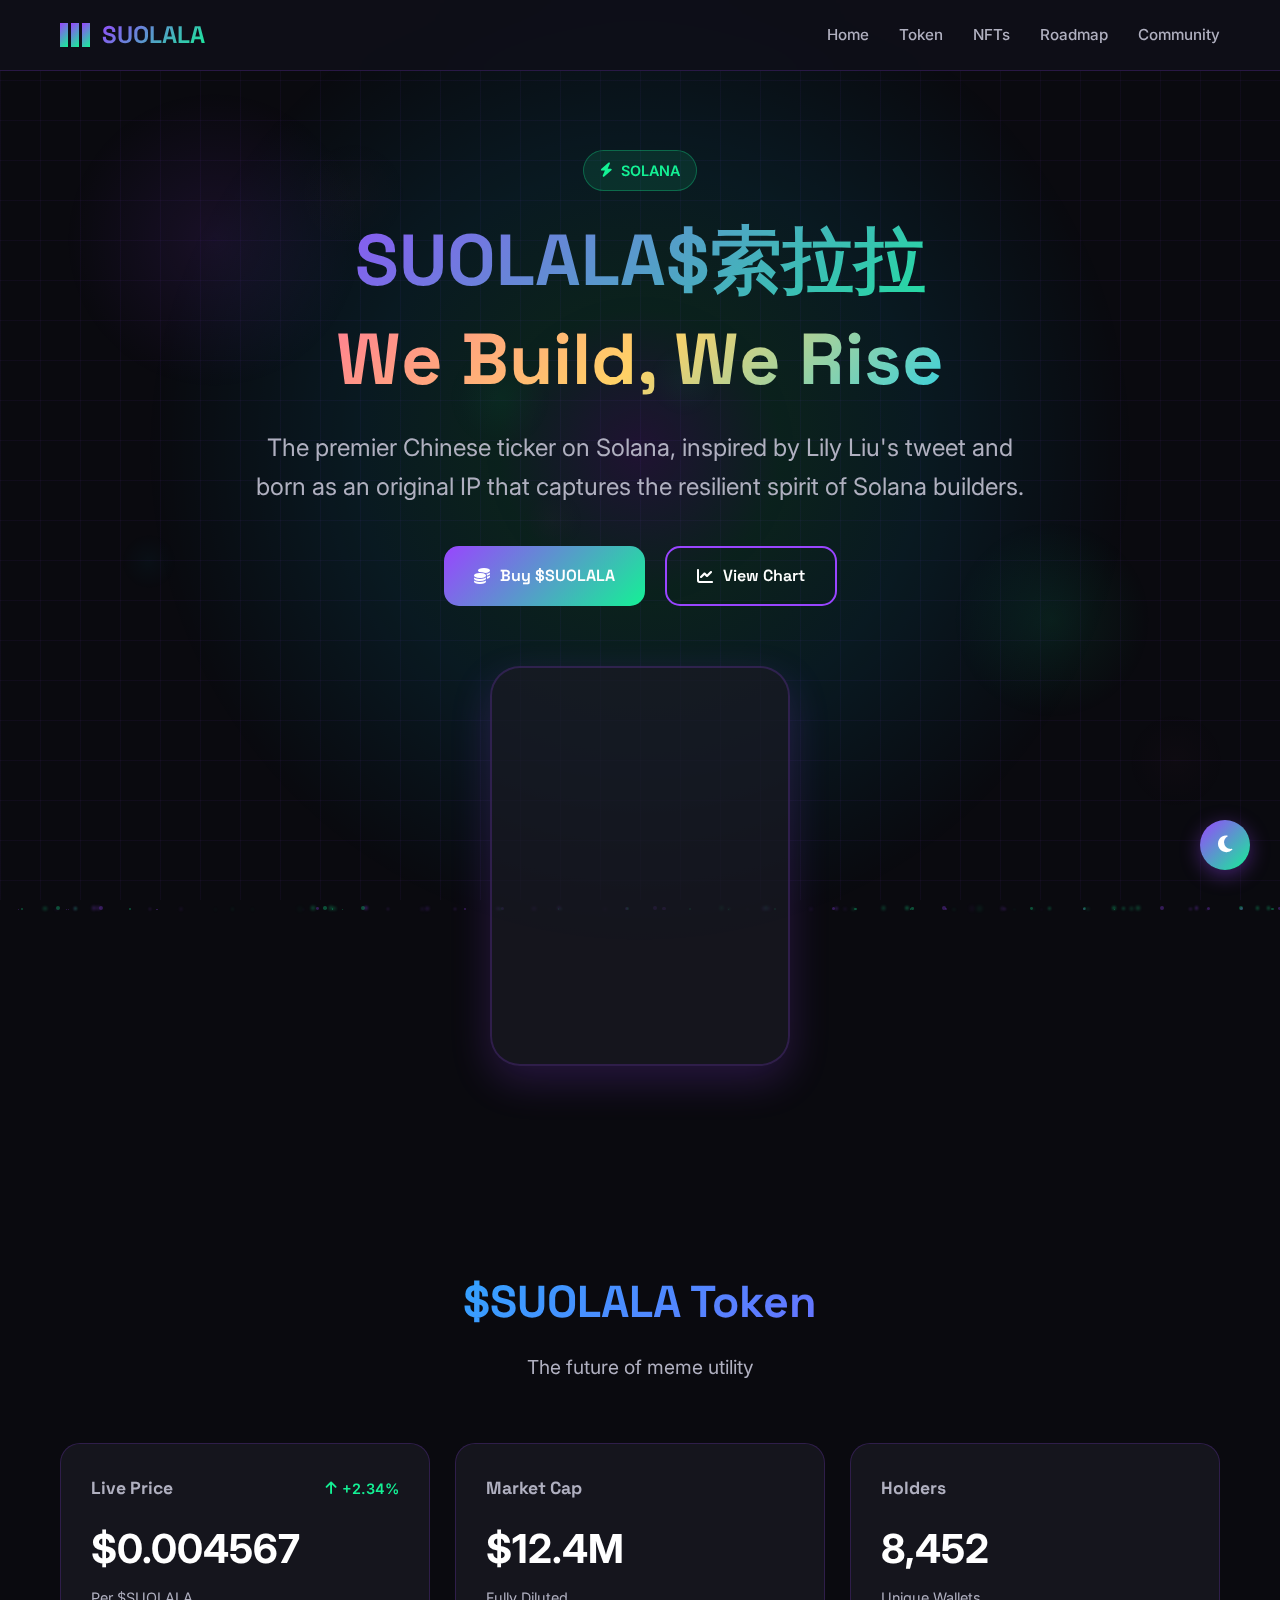
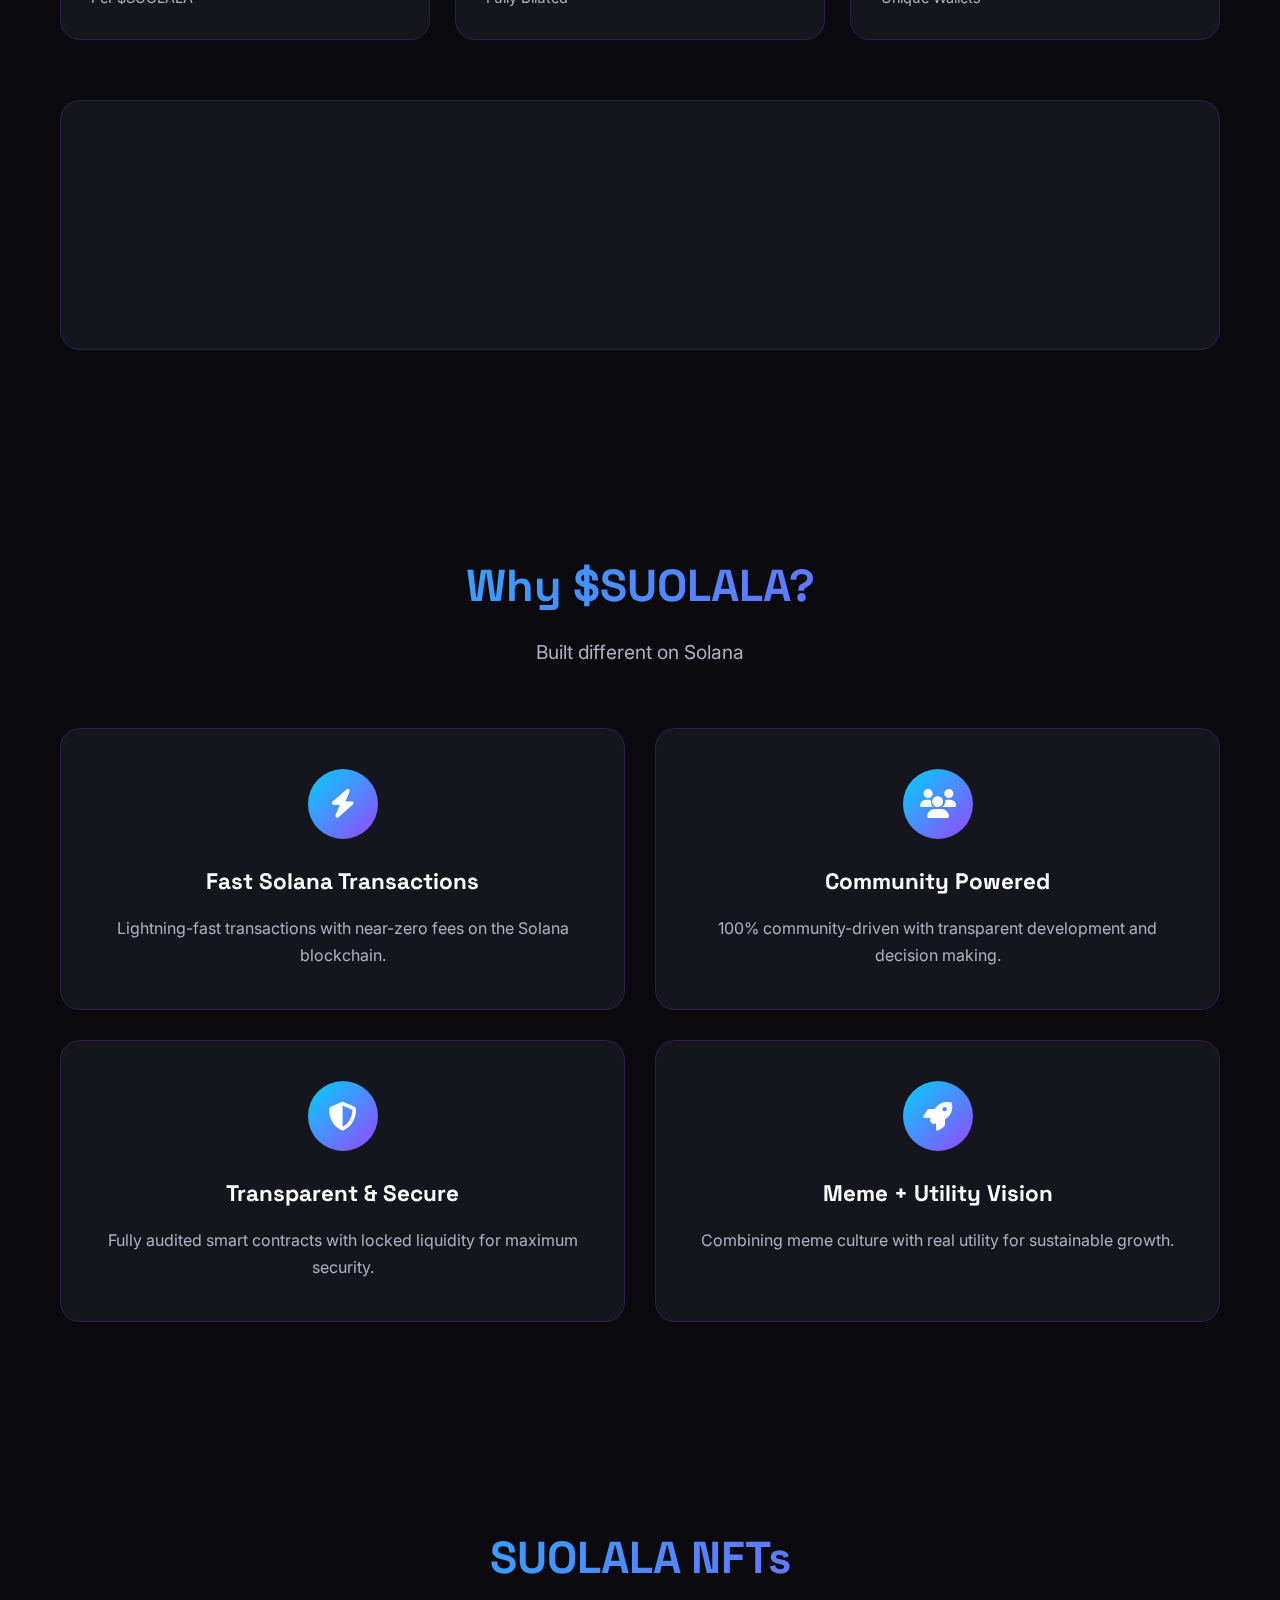
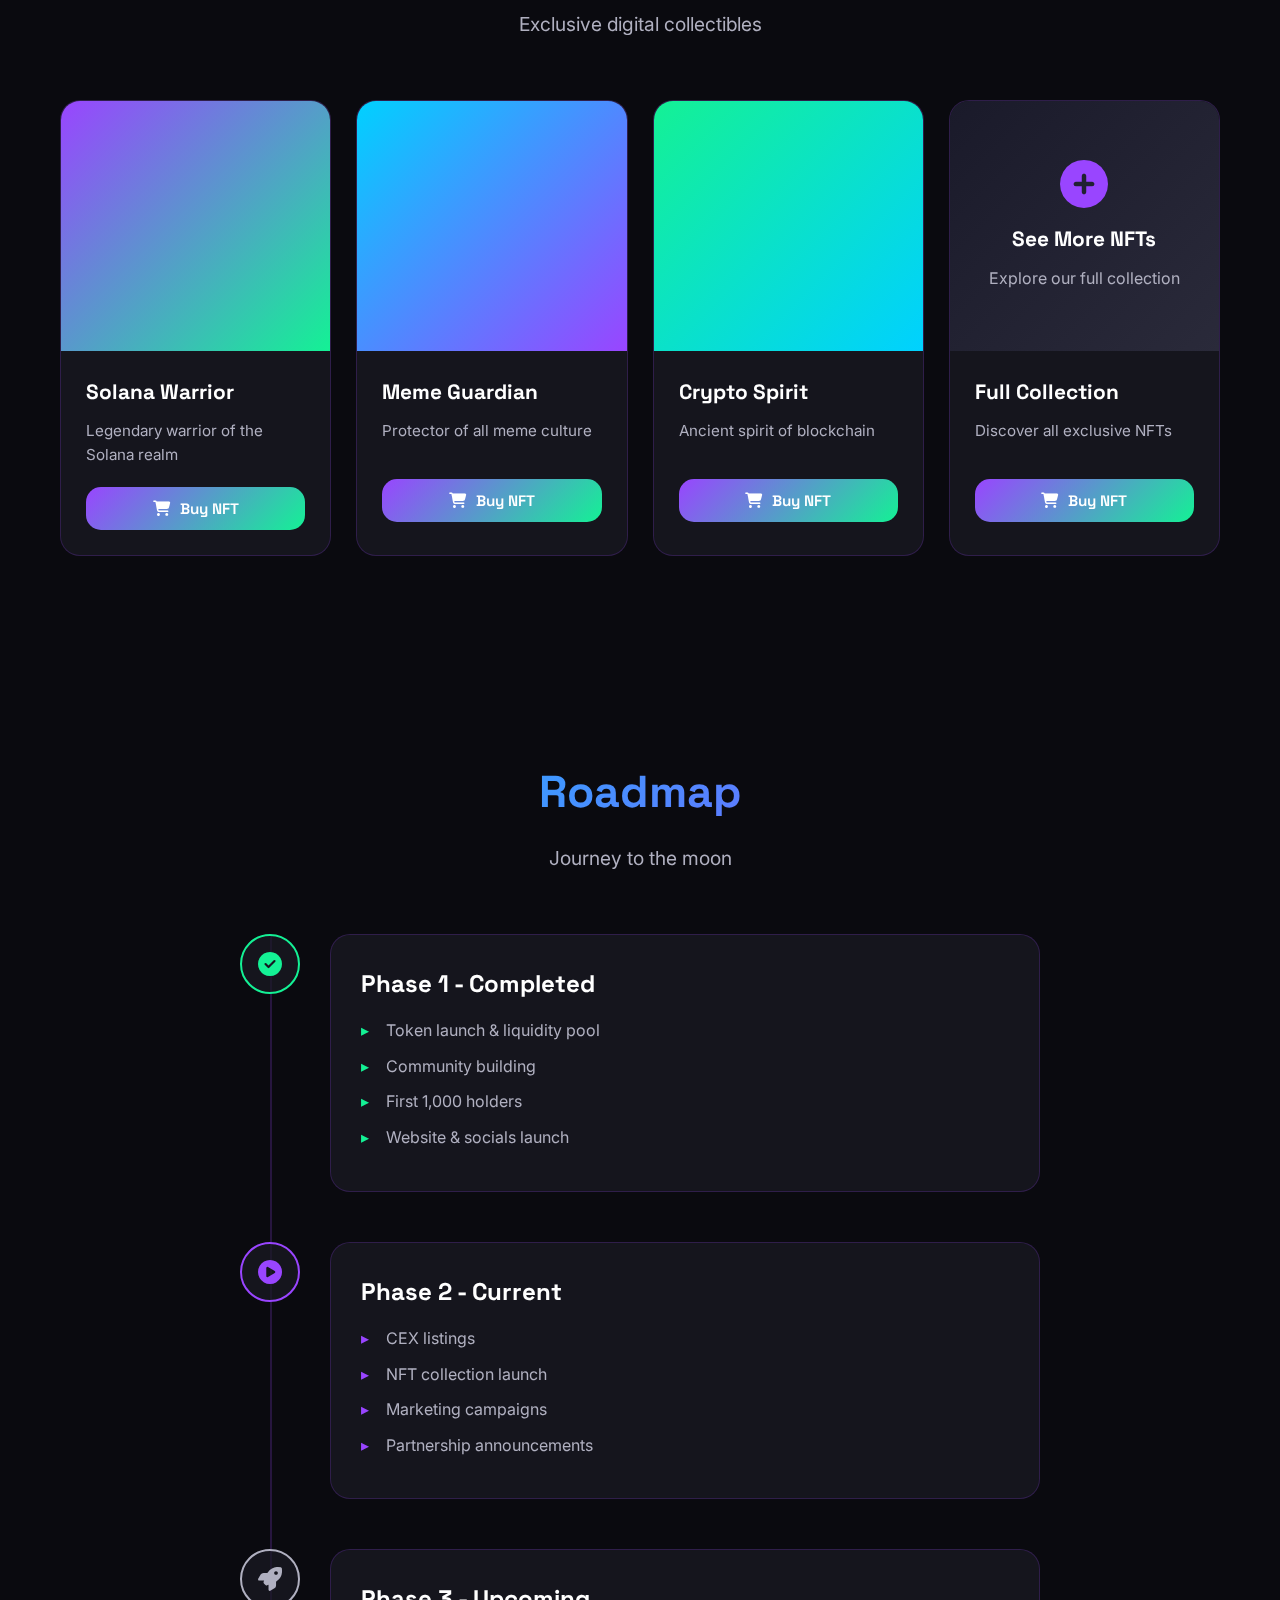
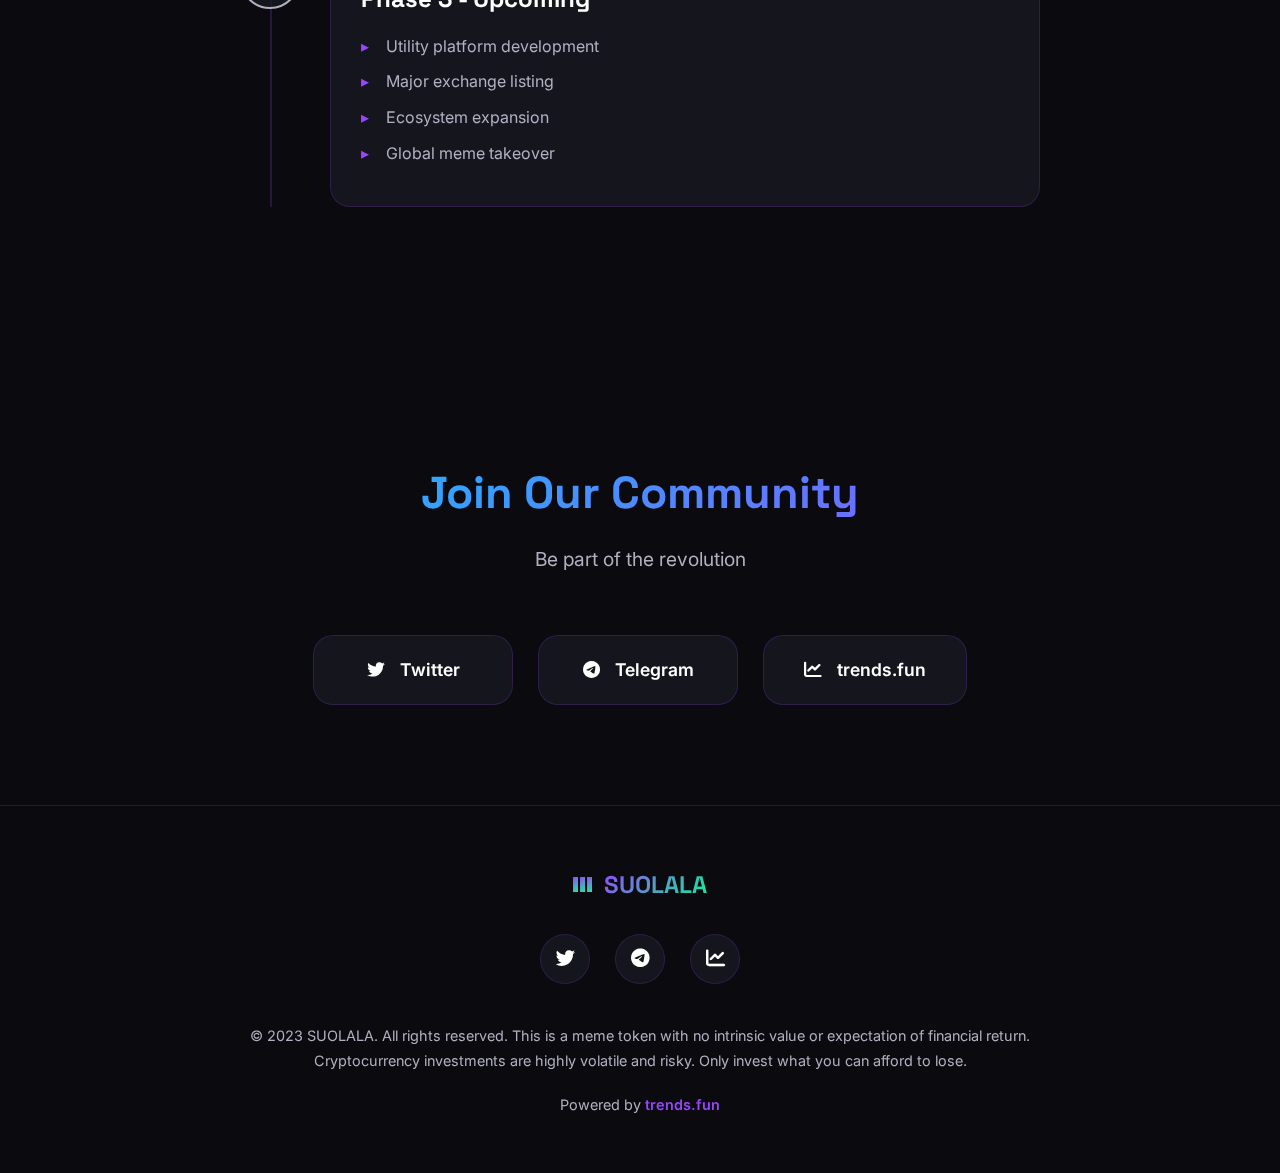
<file: index.html>
<!DOCTYPE html>
<html lang="en">
<head>
    <meta charset="UTF-8">
    <meta name="viewport" content="width=device-width, initial-scale=1.0">
    <title>SUOLALA - The Solana Meme Revolution</title>
    <link rel="stylesheet" href="style.css">
    <link rel="stylesheet" href="https://cdnjs.cloudflare.com/ajax/libs/font-awesome/6.4.0/css/all.min.css">
    <link rel="preconnect" href="https://fonts.googleapis.com">
    <link rel="preconnect" href="https://fonts.gstatic.com" crossorigin>
    <link href="https://fonts.googleapis.com/css2?family=Space+Grotesk:wght@300;400;500;600;700&family=Inter:wght@300;400;500;600;700&display=swap" rel="stylesheet">
</head>
<body>
    <!-- Background Animation Elements -->
    <div class="bg-grid"></div>
    <div class="bg-glow"></div>
    <div class="floating-shapes"></div>
    <div class="particles-container"></div>
    
    <!-- Navigation -->
    <nav class="navbar">
        <div class="nav-container">
            <div class="nav-logo">
                <div class="solana-logo">
                    <div class="solana-inner"></div>
                    <div class="solana-inner"></div>
                    <div class="solana-inner"></div>
                </div>
                <span class="logo-text">SUOLALA</span>
            </div>
            
            <div class="nav-menu desktop-menu">
                <a href="#home" class="nav-link">Home</a>
                <a href="#token" class="nav-link">Token</a>
                <a href="#nfts" class="nav-link">NFTs</a>
                <a href="#roadmap" class="nav-link">Roadmap</a>
                <a href="#community" class="nav-link">Community</a>
            </div>
            
            <button class="mobile-menu-btn" id="mobileMenuBtn">
                <i class="fas fa-bars"></i>
            </button>
        </div>
    </nav>

    <!-- Mobile Menu -->
    <div class="mobile-menu-overlay" id="mobileMenuOverlay">
        <div class="mobile-menu-container">
            <button class="mobile-menu-close" id="mobileMenuClose">
                <i class="fas fa-times"></i>
            </button>
            <div class="mobile-menu-content">
                <a href="#home" class="mobile-nav-link" data-section="home">Home</a>
                <a href="#token" class="mobile-nav-link" data-section="token">Token</a>
                <a href="#nfts" class="mobile-nav-link" data-section="nfts">NFTs</a>
                <a href="#roadmap" class="mobile-nav-link" data-section="roadmap">Roadmap</a>
                <a href="#community" class="mobile-nav-link" data-section="community">Community</a>
                <div class="mobile-social">
                    <a href="https://twitter.com" target="_blank" class="mobile-social-btn">
                        <i class="fab fa-twitter"></i> Twitter
                    </a>
                    <a href="https://telegram.org" target="_blank" class="mobile-social-btn">
                        <i class="fab fa-telegram"></i> Telegram
                    </a>
                    <a href="https://trends.fun" target="_blank" class="mobile-social-btn">
                        <i class="fas fa-chart-line"></i> trends.fun
                    </a>
                </div>
            </div>
        </div>
    </div>

    <!-- Hero Section -->
    <section class="hero-section" id="home">
        <div class="container">
            <div class="hero-content">
                <div class="badge">
                    <i class="fas fa-bolt"></i>
                    <span>SOLANA</span>
                </div>
                <h1 class="hero-title">SUOLALA$索拉拉</h1>
                <h1 class="hero-title build-rise">We Build, We Rise</h1>
                <p class="hero-subtitle">The premier Chinese ticker on Solana, inspired by Lily Liu's tweet and born as an original IP that captures the resilient spirit of Solana builders.</p>
                <div class="hero-buttons">
                    <a href="#" class="btn btn-primary">
                        <i class="fas fa-coins"></i> Buy $SUOLALA
                    </a>
                    <a href="#" class="btn btn-secondary">
                        <i class="fas fa-chart-line"></i> View Chart
                    </a>
                </div>
            </div>
            <div class="hero-girl"></div>
        </div>
    </section>

    <!-- Token Section -->
    <section class="token-section" id="token">
        <div class="container">
            <div class="section-header">
                <h2 class="section-title">$SUOLALA Token</h2>
                <p class="section-subtitle">The future of meme utility</p>
            </div>
            
            <div class="token-stats">
                <div class="token-stat-card">
                    <div class="stat-header">
                        <h3>Live Price</h3>
                        <div class="price-change positive">
                            <i class="fas fa-arrow-up"></i>
                            <span id="priceChange">+2.34%</span>
                        </div>
                    </div>
                    <div class="stat-value" id="livePrice">$0.004567</div>
                    <div class="stat-subtext">Per $SUOLALA</div>
                </div>
                
                <div class="token-stat-card">
                    <div class="stat-header">
                        <h3>Market Cap</h3>
                    </div>
                    <div class="stat-value">$12.4M</div>
                    <div class="stat-subtext">Fully Diluted</div>
                </div>
                
                <div class="token-stat-card">
                    <div class="stat-header">
                        <h3>Holders</h3>
                    </div>
                    <div class="stat-value">8,452</div>
                    <div class="stat-subtext">Unique Wallets</div>
                </div>
            </div>
            
            <div class="chart-container">
                <canvas id="priceChart"></canvas>
            </div>
        </div>
    </section>

    <!-- Features Section -->
    <section class="features-section">
        <div class="container">
            <div class="section-header">
                <h2 class="section-title">Why $SUOLALA?</h2>
                <p class="section-subtitle">Built different on Solana</p>
            </div>
            
            <div class="features-grid">
                <div class="feature-card">
                    <div class="feature-icon">
                        <i class="fas fa-bolt"></i>
                    </div>
                    <h3 class="feature-title">Fast Solana Transactions</h3>
                    <p class="feature-text">Lightning-fast transactions with near-zero fees on the Solana blockchain.</p>
                </div>
                
                <div class="feature-card">
                    <div class="feature-icon">
                        <i class="fas fa-users"></i>
                    </div>
                    <h3 class="feature-title">Community Powered</h3>
                    <p class="feature-text">100% community-driven with transparent development and decision making.</p>
                </div>
                
                <div class="feature-card">
                    <div class="feature-icon">
                        <i class="fas fa-shield-alt"></i>
                    </div>
                    <h3 class="feature-title">Transparent & Secure</h3>
                    <p class="feature-text">Fully audited smart contracts with locked liquidity for maximum security.</p>
                </div>
                
                <div class="feature-card">
                    <div class="feature-icon">
                        <i class="fas fa-rocket"></i>
                    </div>
                    <h3 class="feature-title">Meme + Utility Vision</h3>
                    <p class="feature-text">Combining meme culture with real utility for sustainable growth.</p>
                </div>
            </div>
        </div>
    </section>

    <!-- NFTs Section -->
    <section class="nfts-section" id="nfts">
        <div class="container">
            <div class="section-header">
                <h2 class="section-title">SUOLALA NFTs</h2>
                <p class="section-subtitle">Exclusive digital collectibles</p>
            </div>
            
            <div class="nfts-grid">
                <div class="nft-card">
                    <div class="nft-placeholder nft-1"></div>
                    <div class="nft-info">
                        <h3 class="nft-name">Solana Warrior</h3>
                        <p class="nft-desc">Legendary warrior of the Solana realm</p>
                        <button class="btn btn-nft">
                            <i class="fas fa-shopping-cart"></i> Buy NFT
                        </button>
                    </div>
                </div>
                
                <div class="nft-card">
                    <div class="nft-placeholder nft-2"></div>
                    <div class="nft-info">
                        <h3 class="nft-name">Meme Guardian</h3>
                        <p class="nft-desc">Protector of all meme culture</p>
                        <button class="btn btn-nft">
                            <i class="fas fa-shopping-cart"></i> Buy NFT
                        </button>
                    </div>
                </div>
                
                <div class="nft-card">
                    <div class="nft-placeholder nft-3"></div>
                    <div class="nft-info">
                        <h3 class="nft-name">Crypto Spirit</h3>
                        <p class="nft-desc">Ancient spirit of blockchain</p>
                        <button class="btn btn-nft">
                            <i class="fas fa-shopping-cart"></i> Buy NFT
                        </button>
                    </div>
                </div>
                
                <div class="nft-card see-more">
                    <div class="nft-placeholder nft-4">
                        <div class="see-more-content">
                            <i class="fas fa-plus-circle"></i>
                            <h3>See More NFTs</h3>
                            <p>Explore our full collection</p>
                        </div>
                    </div>
                    <div class="nft-info">
                        <h3 class="nft-name">Full Collection</h3>
                        <p class="nft-desc">Discover all exclusive NFTs</p>
                        <button class="btn btn-nft">
                            <i class="fas fa-shopping-cart"></i> Buy NFT
                        </button>
                    </div>
                </div>
            </div>
        </div>
    </section>

    <!-- Roadmap Section -->
    <section class="roadmap-section" id="roadmap">
        <div class="container">
            <div class="section-header">
                <h2 class="section-title">Roadmap</h2>
                <p class="section-subtitle">Journey to the moon</p>
            </div>
            
            <div class="roadmap-timeline">
                <div class="roadmap-phase phase-completed">
                    <div class="phase-marker">
                        <i class="fas fa-check-circle"></i>
                    </div>
                    <div class="phase-content">
                        <h3 class="phase-title">Phase 1 - Completed</h3>
                        <ul class="phase-list">
                            <li>Token launch & liquidity pool</li>
                            <li>Community building</li>
                            <li>First 1,000 holders</li>
                            <li>Website & socials launch</li>
                        </ul>
                    </div>
                </div>
                
                <div class="roadmap-phase phase-current">
                    <div class="phase-marker">
                        <i class="fas fa-play-circle"></i>
                    </div>
                    <div class="phase-content">
                        <h3 class="phase-title">Phase 2 - Current</h3>
                        <ul class="phase-list">
                            <li>CEX listings</li>
                            <li>NFT collection launch</li>
                            <li>Marketing campaigns</li>
                            <li>Partnership announcements</li>
                        </ul>
                    </div>
                </div>
                
                <div class="roadmap-phase phase-upcoming">
                    <div class="phase-marker">
                        <i class="fas fa-rocket"></i>
                    </div>
                    <div class="phase-content">
                        <h3 class="phase-title">Phase 3 - Upcoming</h3>
                        <ul class="phase-list">
                            <li>Utility platform development</li>
                            <li>Major exchange listing</li>
                            <li>Ecosystem expansion</li>
                            <li>Global meme takeover</li>
                        </ul>
                    </div>
                </div>
            </div>
        </div>
    </section>

    <!-- Community Section -->
    <section class="community-section" id="community">
        <div class="container">
            <div class="section-header">
                <h2 class="section-title">Join Our Community</h2>
                <p class="section-subtitle">Be part of the revolution</p>
            </div>
            
            <div class="community-buttons">
                <a href="https://twitter.com" target="_blank" class="community-btn twitter-btn">
                    <i class="fab fa-twitter"></i>
                    <span>Twitter</span>
                </a>
                <a href="https://telegram.org" target="_blank" class="community-btn telegram-btn">
                    <i class="fab fa-telegram"></i>
                    <span>Telegram</span>
                </a>
                <a href="https://trends.fun" target="_blank" class="community-btn trends-btn">
                    <i class="fas fa-chart-line"></i>
                    <span>trends.fun</span>
                </a>
            </div>
        </div>
    </section>

    <!-- Footer -->
    <footer class="footer">
        <div class="container">
            <div class="footer-content">
                <div class="footer-logo">
                    <div class="solana-logo small">
                        <div class="solana-inner"></div>
                        <div class="solana-inner"></div>
                        <div class="solana-inner"></div>
                    </div>
                    <span class="logo-text">SUOLALA</span>
                </div>
                
                <div class="footer-links">
                    <a href="https://twitter.com" target="_blank" class="footer-social">
                        <i class="fab fa-twitter"></i>
                    </a>
                    <a href="https://telegram.org" target="_blank" class="footer-social">
                        <i class="fab fa-telegram"></i>
                    </a>
                    <a href="https://trends.fun" target="_blank" class="footer-social">
                        <i class="fas fa-chart-line"></i>
                    </a>
                </div>
                
                <div class="footer-disclaimer">
                    <p>© 2023 SUOLALA. All rights reserved. This is a meme token with no intrinsic value or expectation of financial return. Cryptocurrency investments are highly volatile and risky. Only invest what you can afford to lose.</p>
                    <p class="trends-link">
                        Powered by <a href="https://trends.fun" target="_blank">trends.fun</a>
                    </p>
                </div>
            </div>
        </div>
    </footer>

    <script src="script.js"></script>
</body>
</html>
</file>
<file: style.css>
/* Reset & Base Styles */
* {
    margin: 0;
    padding: 0;
    box-sizing: border-box;
}

:root {
    --primary-color: #9945FF;
    --secondary-color: #14F195;
    --accent-color: #00D1FF;
    --build-rise-color: #FF6B9D;
    --build-rise-gradient: linear-gradient(135deg, #FF6B9D 0%, #FFD166 50%, #00D1FF 100%);
    --dark-bg: #0A0A0F;
    --darker-bg: #050508;
    --card-bg: rgba(25, 25, 35, 0.7);
    --text-primary: #FFFFFF;
    --text-secondary: #B0B0C0;
    --glass-border: rgba(153, 69, 255, 0.2);
    --glass-bg: rgba(15, 15, 25, 0.8);
    --success: #14F195;
    --warning: #FF6B6B;
    --gradient-primary: linear-gradient(135deg, #9945FF 0%, #14F195 100%);
    --gradient-secondary: linear-gradient(135deg, #00D1FF 0%, #9945FF 100%);
}

body {
    font-family: 'Inter', sans-serif;
    background-color: var(--dark-bg);
    color: var(--text-primary);
    overflow-x: hidden;
    line-height: 1.6;
}

h1, h2, h3, h4, h5, h6 {
    font-family: 'Space Grotesk', sans-serif;
    font-weight: 700;
}

.container {
    width: 100%;
    max-width: 1200px;
    margin: 0 auto;
    padding: 0 20px;
}

/* Enhanced Background Animations */
.bg-grid {
    position: fixed;
    top: 0;
    left: 0;
    width: 100%;
    height: 100%;
    background-image: 
        linear-gradient(rgba(153, 69, 255, 0.05) 1px, transparent 1px),
        linear-gradient(90deg, rgba(153, 69, 255, 0.05) 1px, transparent 1px);
    background-size: 40px 40px;
    z-index: -2;
    animation: gridMove 20s linear infinite;
}

.bg-glow {
    position: fixed;
    top: 50%;
    left: 50%;
    width: 1000px;
    height: 1000px;
    background: radial-gradient(circle, 
        rgba(153, 69, 255, 0.15) 0%, 
        rgba(20, 241, 149, 0.1) 20%, 
        rgba(0, 209, 255, 0.08) 40%,
        transparent 70%);
    transform: translate(-50%, -50%);
    z-index: -1;
    animation: glowPulse 8s ease-in-out infinite, glowRotate 60s linear infinite;
}

.floating-shapes {
    position: fixed;
    top: 0;
    left: 0;
    width: 100%;
    height: 100%;
    z-index: -2;
    pointer-events: none;
    overflow: hidden;
}

.floating-shapes::before,
.floating-shapes::after,
.floating-shapes .shape-1,
.floating-shapes .shape-2,
.floating-shapes .shape-3,
.floating-shapes .shape-4 {
    content: '';
    position: absolute;
    border-radius: 50%;
    background: radial-gradient(circle, rgba(153, 69, 255, 0.1), transparent 70%);
    animation: float 25s infinite linear;
}

.floating-shapes::before {
    width: 300px;
    height: 300px;
    top: 10%;
    left: 5%;
    animation-delay: 0s;
    animation-duration: 35s;
}

.floating-shapes::after {
    width: 200px;
    height: 200px;
    bottom: 20%;
    right: 10%;
    animation-delay: -10s;
    animation-duration: 30s;
    background: radial-gradient(circle, rgba(20, 241, 149, 0.08), transparent 70%);
}

.floating-shapes .shape-1 {
    width: 150px;
    height: 150px;
    top: 60%;
    left: 15%;
    animation-delay: -5s;
    animation-duration: 40s;
    background: radial-gradient(circle, rgba(0, 209, 255, 0.06), transparent 70%);
}

.floating-shapes .shape-2 {
    width: 250px;
    height: 250px;
    top: 20%;
    right: 15%;
    animation-delay: -15s;
    animation-duration: 45s;
    background: radial-gradient(circle, rgba(255, 107, 157, 0.05), transparent 70%);
}

.particles-container {
    position: fixed;
    top: 0;
    left: 0;
    width: 100%;
    height: 100%;
    z-index: -2;
    pointer-events: none;
}

@keyframes gridMove {
    0% {
        transform: translate(0, 0);
    }
    100% {
        transform: translate(20px, 20px);
    }
}

@keyframes glowPulse {
    0%, 100% {
        opacity: 0.5;
        transform: translate(-50%, -50%) scale(1);
    }
    50% {
        opacity: 0.8;
        transform: translate(-50%, -50%) scale(1.1);
    }
}

@keyframes glowRotate {
    0% {
        transform: translate(-50%, -50%) rotate(0deg);
    }
    100% {
        transform: translate(-50%, -50%) rotate(360deg);
    }
}

@keyframes float {
    0%, 100% {
        transform: translate(0, 0) rotate(0deg);
    }
    25% {
        transform: translate(100px, 50px) rotate(90deg);
    }
    50% {
        transform: translate(50px, 100px) rotate(180deg);
    }
    75% {
        transform: translate(-50px, 50px) rotate(270deg);
    }
}

@keyframes particleMove {
    0% {
        transform: translateY(0) translateX(0);
        opacity: 0;
    }
    10% {
        opacity: 1;
    }
    90% {
        opacity: 1;
    }
    100% {
        transform: translateY(-100vh) translateX(var(--move-x, 0));
        opacity: 0;
    }
}

@keyframes twinkle {
    0%, 100% {
        opacity: 0.2;
    }
    50% {
        opacity: 1;
    }
}

/* Navigation */
.navbar {
    position: fixed;
    top: 0;
    left: 0;
    width: 100%;
    background: var(--glass-bg);
    backdrop-filter: blur(20px);
    border-bottom: 1px solid var(--glass-border);
    z-index: 1000;
    padding: 15px 0;
}

.nav-container {
    display: flex;
    justify-content: space-between;
    align-items: center;
    max-width: 1200px;
    margin: 0 auto;
    padding: 0 20px;
}

.nav-logo {
    display: flex;
    align-items: center;
    gap: 12px;
}

.solana-logo {
    display: flex;
    gap: 3px;
}

.solana-logo.small {
    gap: 2px;
}

.solana-inner {
    width: 8px;
    height: 24px;
    background: var(--gradient-primary);
    animation: solanaPulse 2s ease-in-out infinite;
}

.solana-logo.small .solana-inner {
    width: 5px;
    height: 15px;
}

.solana-inner:nth-child(2) {
    animation-delay: 0.2s;
}

.solana-inner:nth-child(3) {
    animation-delay: 0.4s;
}

@keyframes solanaPulse {
    0%, 100% {
        opacity: 0.7;
        transform: scaleY(1);
    }
    50% {
        opacity: 1;
        transform: scaleY(1.3);
    }
}

.logo-text {
    font-family: 'Space Grotesk', sans-serif;
    font-weight: 700;
    font-size: 1.5rem;
    background: var(--gradient-primary);
    -webkit-background-clip: text;
    background-clip: text;
    color: transparent;
}

.desktop-menu {
    display: flex;
    gap: 30px;
}

.nav-link {
    color: var(--text-secondary);
    text-decoration: none;
    font-weight: 500;
    font-size: 0.95rem;
    padding: 8px 0;
    position: relative;
    transition: color 0.3s ease;
}

.nav-link:hover {
    color: var(--text-primary);
}

.nav-link::after {
    content: '';
    position: absolute;
    bottom: 0;
    left: 0;
    width: 0;
    height: 2px;
    background: var(--gradient-primary);
    transition: width 0.3s ease;
}

.nav-link:hover::after {
    width: 100%;
}

.mobile-menu-btn {
    display: none;
    background: transparent;
    border: none;
    color: var(--text-primary);
    font-size: 1.5rem;
    cursor: pointer;
    padding: 5px;
}

/* Mobile Menu */
.mobile-menu-overlay {
    position: fixed;
    top: 0;
    left: 0;
    width: 100%;
    height: 100%;
    background: rgba(5, 5, 8, 0.95);
    backdrop-filter: blur(20px);
    z-index: 2000;
    display: none;
    opacity: 0;
    transition: opacity 0.3s ease;
}

.mobile-menu-container {
    position: absolute;
    bottom: 0;
    left: 0;
    width: 100%;
    background: var(--darker-bg);
    border-top: 1px solid var(--glass-border);
    border-radius: 30px 30px 0 0;
    padding: 30px 20px;
    transform: translateY(100%);
    transition: transform 0.4s ease;
}

.mobile-menu-close {
    position: absolute;
    top: 20px;
    right: 20px;
    background: transparent;
    border: none;
    color: var(--text-primary);
    font-size: 1.5rem;
    cursor: pointer;
}

.mobile-menu-content {
    display: flex;
    flex-direction: column;
    gap: 20px;
    margin-top: 40px;
}

.mobile-nav-link {
    color: var(--text-primary);
    text-decoration: none;
    font-size: 1.2rem;
    padding: 15px 20px;
    background: var(--card-bg);
    border-radius: 15px;
    border: 1px solid var(--glass-border);
    transition: all 0.3s ease;
}

.mobile-nav-link:hover {
    background: rgba(153, 69, 255, 0.2);
    transform: translateX(10px);
}

.mobile-social {
    display: flex;
    flex-direction: column;
    gap: 15px;
    margin-top: 30px;
}

.mobile-social-btn {
    display: flex;
    align-items: center;
    gap: 15px;
    color: var(--text-primary);
    text-decoration: none;
    padding: 15px 20px;
    background: var(--card-bg);
    border-radius: 15px;
    border: 1px solid var(--glass-border);
    transition: all 0.3s ease;
}

.mobile-social-btn:hover {
    background: rgba(153, 69, 255, 0.2);
    transform: translateX(10px);
}

.mobile-social-btn i {
    font-size: 1.2rem;
}

/* Hero Section - Updated with GIF */
.hero-section {
    padding: 150px 0 100px;
    position: relative;
    overflow: hidden;
}

.hero-content {
    text-align: center;
    max-width: 800px;
    margin: 0 auto;
}

.badge {
    display: inline-flex;
    align-items: center;
    gap: 8px;
    background: rgba(20, 241, 149, 0.1);
    color: var(--secondary-color);
    padding: 8px 16px;
    border-radius: 50px;
    font-size: 0.9rem;
    font-weight: 600;
    margin-bottom: 30px;
    border: 1px solid rgba(20, 241, 149, 0.3);
}

.hero-title {
    font-size: 4.5rem;
    background: var(--gradient-primary);
    -webkit-background-clip: text;
    background-clip: text;
    color: transparent;
    margin-bottom: 20px;
    line-height: 1.1;
}

.hero-title.build-rise {
    background: var(--build-rise-gradient);
    -webkit-background-clip: text;
    background-clip: text;
    color: transparent;
    animation: textGlow 3s ease-in-out infinite;
    margin-bottom: 30px;
}

@keyframes textGlow {
    0%, 100% {
        filter: drop-shadow(0 0 10px rgba(255, 107, 157, 0.3));
    }
    50% {
        filter: drop-shadow(0 0 20px rgba(255, 107, 157, 0.6));
    }
}

.hero-subtitle {
    font-size: 1.5rem;
    color: var(--text-secondary);
    margin-bottom: 40px;
}

.hero-buttons {
    display: flex;
    justify-content: center;
    gap: 20px;
    margin-bottom: 60px;
}

.btn {
    display: inline-flex;
    align-items: center;
    gap: 10px;
    padding: 15px 30px;
    border-radius: 15px;
    font-weight: 600;
    text-decoration: none;
    border: none;
    cursor: pointer;
    transition: all 0.3s ease;
    font-family: 'Space Grotesk', sans-serif;
}

.btn-primary {
    background: var(--gradient-primary);
    color: var(--text-primary);
}

.btn-primary:hover {
    transform: translateY(-5px);
    box-shadow: 0 10px 30px rgba(153, 69, 255, 0.4);
}

.btn-secondary {
    background: transparent;
    color: var(--text-primary);
    border: 2px solid var(--primary-color);
}

.btn-secondary:hover {
    background: rgba(153, 69, 255, 0.1);
    transform: translateY(-5px);
}

/* Updated Hero Girl with GIF */
.hero-girl {
    width: 300px;
    height: 400px;
    margin: 0 auto;
    background: var(--card-bg);
    border-radius: 30px;
    border: 2px solid var(--glass-border);
    position: relative;
    overflow: hidden;
    display: flex;
    align-items: center;
    justify-content: center;
    box-shadow: 0 15px 40px rgba(153, 69, 255, 0.2);
    transition: all 0.4s ease;
}

.hero-girl:hover {
    transform: scale(1.05) rotate(2deg);
    box-shadow: 0 20px 50px rgba(153, 69, 255, 0.4);
    border-color: var(--primary-color);
}

.suolala-gif {
    width: 100%;
    height: 100%;
    object-fit: cover;
    border-radius: 28px;
    display: block;
    transition: transform 0.3s ease;
}

.hero-girl:hover .suolala-gif {
    transform: scale(1.1);
}

/* Token Section */
.token-section {
    padding: 100px 0;
}

.section-header {
    text-align: center;
    margin-bottom: 60px;
}

.section-title {
    font-size: 2.8rem;
    margin-bottom: 15px;
    background: var(--gradient-secondary);
    -webkit-background-clip: text;
    background-clip: text;
    color: transparent;
}

.section-subtitle {
    font-size: 1.2rem;
    color: var(--text-secondary);
}

.token-stats {
    display: grid;
    grid-template-columns: repeat(3, 1fr);
    gap: 25px;
    margin-bottom: 60px;
}

.token-stat-card {
    background: var(--card-bg);
    border: 1px solid var(--glass-border);
    border-radius: 20px;
    padding: 30px;
    backdrop-filter: blur(10px);
    transition: all 0.3s ease;
}

.token-stat-card:hover {
    transform: translateY(-10px);
    box-shadow: 0 15px 40px rgba(153, 69, 255, 0.2);
    border-color: var(--primary-color);
}

.stat-header {
    display: flex;
    justify-content: space-between;
    align-items: center;
    margin-bottom: 15px;
}

.stat-header h3 {
    font-size: 1.1rem;
    color: var(--text-secondary);
}

.price-change {
    display: flex;
    align-items: center;
    gap: 5px;
    font-size: 0.9rem;
    font-weight: 600;
}

.price-change.positive {
    color: var(--success);
}

.price-change.negative {
    color: var(--warning);
}

.stat-value {
    font-size: 2.5rem;
    font-weight: 700;
    margin-bottom: 5px;
}

.stat-subtext {
    color: var(--text-secondary);
    font-size: 0.9rem;
}

.chart-container {
    background: var(--card-bg);
    border: 1px solid var(--glass-border);
    border-radius: 20px;
    padding: 30px;
    backdrop-filter: blur(10px);
    height: 250px;
}

/* Features Section */
.features-section {
    padding: 100px 0;
}

.features-grid {
    display: grid;
    grid-template-columns: repeat(2, 1fr);
    gap: 30px;
}

.feature-card {
    background: var(--card-bg);
    border: 1px solid var(--glass-border);
    border-radius: 20px;
    padding: 40px 30px;
    text-align: center;
    transition: all 0.3s ease;
}

.feature-card:hover {
    transform: translateY(-10px);
    box-shadow: 0 15px 40px rgba(0, 209, 255, 0.2);
    border-color: var(--accent-color);
}

.feature-icon {
    width: 70px;
    height: 70px;
    background: var(--gradient-secondary);
    border-radius: 50%;
    display: flex;
    align-items: center;
    justify-content: center;
    margin: 0 auto 25px;
    font-size: 1.8rem;
}

.feature-title {
    font-size: 1.4rem;
    margin-bottom: 15px;
}

.feature-text {
    color: var(--text-secondary);
    line-height: 1.7;
}

/* NFTs Section */
.nfts-section {
    padding: 100px 0;
}

.nfts-grid {
    display: grid;
    grid-template-columns: repeat(4, 1fr);
    gap: 25px;
}

.nft-card {
    background: var(--card-bg);
    border: 1px solid var(--glass-border);
    border-radius: 20px;
    overflow: hidden;
    transition: all 0.3s ease;
}

.nft-card:hover {
    transform: translateY(-10px);
    box-shadow: 0 15px 40px rgba(153, 69, 255, 0.3);
}

.nft-placeholder {
    height: 250px;
    background: linear-gradient(135deg, #1a1a2a, #2a2a3a);
    position: relative;
    overflow: hidden;
}

.nft-1 {
    background: linear-gradient(135deg, #9945FF, #14F195);
}

.nft-2 {
    background: linear-gradient(135deg, #00D1FF, #9945FF);
}

.nft-3 {
    background: linear-gradient(135deg, #14F195, #00D1FF);
}

.nft-4 {
    background: linear-gradient(135deg, #1a1a2a, #2a2a3a);
    display: flex;
    align-items: center;
    justify-content: center;
}

.see-more-content {
    text-align: center;
    color: var(--text-secondary);
}

.see-more-content i {
    font-size: 3rem;
    margin-bottom: 15px;
    color: var(--primary-color);
}

.see-more-content h3 {
    font-size: 1.3rem;
    margin-bottom: 10px;
    color: var(--text-primary);
}

.nft-info {
    padding: 25px;
}

.nft-name {
    font-size: 1.3rem;
    margin-bottom: 10px;
}

.nft-desc {
    color: var(--text-secondary);
    font-size: 0.95rem;
    margin-bottom: 20px;
    min-height: 40px;
}

.btn-nft {
    width: 100%;
    justify-content: center;
    background: var(--gradient-primary);
    color: var(--text-primary);
    padding: 12px 20px;
    font-size: 0.95rem;
}

.btn-nft:hover {
    transform: translateY(-3px);
    box-shadow: 0 8px 20px rgba(153, 69, 255, 0.4);
}

/* Roadmap Section */
.roadmap-section {
    padding: 100px 0;
}

.roadmap-timeline {
    max-width: 800px;
    margin: 0 auto;
    position: relative;
}

.roadmap-timeline::before {
    content: '';
    position: absolute;
    top: 0;
    bottom: 0;
    left: 30px;
    width: 2px;
    background: var(--glass-border);
}

.roadmap-phase {
    display: flex;
    margin-bottom: 50px;
    position: relative;
}

.phase-marker {
    width: 60px;
    height: 60px;
    border-radius: 50%;
    background: var(--card-bg);
    border: 2px solid var(--glass-border);
    display: flex;
    align-items: center;
    justify-content: center;
    font-size: 1.5rem;
    z-index: 1;
    flex-shrink: 0;
}

.phase-completed .phase-marker {
    border-color: var(--success);
    color: var(--success);
}

.phase-current .phase-marker {
    border-color: var(--primary-color);
    color: var(--primary-color);
    animation: pulse 2s infinite;
}

.phase-upcoming .phase-marker {
    border-color: var(--text-secondary);
    color: var(--text-secondary);
}

@keyframes pulse {
    0%, 100% {
        box-shadow: 0 0 0 0 rgba(153, 69, 255, 0.4);
    }
    50% {
        box-shadow: 0 0 0 15px rgba(153, 69, 255, 0);
    }
}

.phase-content {
    margin-left: 30px;
    flex-grow: 1;
    background: var(--card-bg);
    border: 1px solid var(--glass-border);
    border-radius: 20px;
    padding: 30px;
}

.phase-title {
    font-size: 1.5rem;
    margin-bottom: 15px;
}

.phase-list {
    list-style: none;
}

.phase-list li {
    margin-bottom: 10px;
    padding-left: 25px;
    position: relative;
    color: var(--text-secondary);
}

.phase-list li::before {
    content: '▸';
    position: absolute;
    left: 0;
    color: var(--primary-color);
}

.phase-completed .phase-list li::before {
    color: var(--success);
}

/* Community Section */
.community-section {
    padding: 100px 0;
    text-align: center;
}

.community-buttons {
    display: flex;
    justify-content: center;
    gap: 25px;
    flex-wrap: wrap;
}

.community-btn {
    display: flex;
    align-items: center;
    gap: 15px;
    padding: 20px 40px;
    background: var(--card-bg);
    border: 1px solid var(--glass-border);
    border-radius: 20px;
    text-decoration: none;
    color: var(--text-primary);
    font-weight: 600;
    font-size: 1.1rem;
    transition: all 0.3s ease;
    min-width: 200px;
    justify-content: center;
}

.community-btn:hover {
    transform: translateY(-10px);
}

.twitter-btn:hover {
    background: rgba(29, 161, 242, 0.2);
    border-color: #1DA1F2;
    box-shadow: 0 15px 40px rgba(29, 161, 242, 0.3);
}

.telegram-btn:hover {
    background: rgba(0, 136, 204, 0.2);
    border-color: #0088cc;
    box-shadow: 0 15px 40px rgba(0, 136, 204, 0.3);
}

.trends-btn:hover {
    background: rgba(153, 69, 255, 0.2);
    border-color: var(--primary-color);
    box-shadow: 0 15px 40px rgba(153, 69, 255, 0.3);
}

/* Footer */
.footer {
    padding: 60px 0 40px;
    border-top: 1px solid var(--glass-border);
}

.footer-content {
    text-align: center;
}

.footer-logo {
    display: flex;
    align-items: center;
    justify-content: center;
    gap: 12px;
    margin-bottom: 30px;
}

.footer-links {
    display: flex;
    justify-content: center;
    gap: 25px;
    margin-bottom: 40px;
}

.footer-social {
    display: flex;
    align-items: center;
    justify-content: center;
    width: 50px;
    height: 50px;
    background: var(--card-bg);
    border: 1px solid var(--glass-border);
    border-radius: 50%;
    color: var(--text-primary);
    text-decoration: none;
    font-size: 1.2rem;
    transition: all 0.3s ease;
}

.footer-social:hover {
    background: var(--primary-color);
    transform: translateY(-5px);
}

.footer-disclaimer {
    color: var(--text-secondary);
    font-size: 0.9rem;
    line-height: 1.7;
    max-width: 800px;
    margin: 0 auto;
}

.footer-disclaimer p {
    margin-bottom: 15px;
}

.trends-link {
    margin-top: 20px;
}

.trends-link a {
    color: var(--primary-color);
    text-decoration: none;
    font-weight: 600;
}

.trends-link a:hover {
    text-decoration: underline;
}

/* Music Player - Desktop Version */
.music-player {
    position: fixed;
    bottom: 30px;
    left: 30px;
    background: var(--card-bg);
    backdrop-filter: blur(20px);
    border: 1px solid var(--glass-border);
    border-radius: 50px;
    padding: 12px 20px;
    display: flex;
    align-items: center;
    gap: 12px;
    z-index: 1000;
    box-shadow: 0 5px 25px rgba(0, 0, 0, 0.3);
    transition: all 0.3s ease;
    width: 300px;
    max-width: 300px;
}

.music-toggle {
    width: 40px;
    height: 40px;
    border-radius: 50%;
    background: var(--gradient-primary);
    border: none;
    color: white;
    cursor: pointer;
    display: flex;
    align-items: center;
    justify-content: center;
    font-size: 1rem;
    transition: all 0.3s ease;
    flex-shrink: 0;
}

.music-toggle:hover {
    transform: scale(1.1);
    box-shadow: 0 0 20px rgba(153, 69, 255, 0.6);
}

.music-info {
    display: flex;
    flex-direction: column;
    gap: 5px;
    flex-grow: 1;
    min-width: 0;
    overflow: hidden;
}

.song-title {
    font-family: 'Space Grotesk', sans-serif;
    font-weight: 600;
    font-size: 0.9rem;
    color: var(--text-primary);
    white-space: nowrap;
    overflow: hidden;
    text-overflow: ellipsis;
}

.volume-control {
    display: flex;
    align-items: center;
    gap: 6px;
}

.volume-control i {
    color: var(--text-secondary);
    font-size: 0.8rem;
    flex-shrink: 0;
}

.volume-slider {
    width: 80px;
    height: 4px;
    -webkit-appearance: none;
    background: rgba(255, 255, 255, 0.1);
    border-radius: 2px;
    outline: none;
    cursor: pointer;
    flex-shrink: 0;
}

.volume-slider::-webkit-slider-thumb {
    -webkit-appearance: none;
    width: 12px;
    height: 12px;
    border-radius: 50%;
    background: var(--primary-color);
    cursor: pointer;
}

.volume-slider::-moz-range-thumb {
    width: 12px;
    height: 12px;
    border-radius: 50%;
    background: var(--primary-color);
    cursor: pointer;
    border: none;
}

.music-progress {
    position: absolute;
    bottom: -2px;
    left: 0;
    right: 0;
    height: 2px;
    background: rgba(255, 255, 255, 0.1);
    border-radius: 0 0 50px 50px;
    overflow: hidden;
}

.progress-bar {
    height: 100%;
    background: var(--gradient-primary);
    width: 0%;
    transition: width 0.1s linear;
}

/* Music Player Animations */
@keyframes musicPulse {
    0% {
        box-shadow: 0 0 0 0 rgba(153, 69, 255, 0.7);
    }
    70% {
        box-shadow: 0 0 0 10px rgba(153, 69, 255, 0);
    }
    100% {
        box-shadow: 0 0 0 0 rgba(153, 69, 255, 0);
    }
}

.music-player.playing .music-toggle {
    animation: musicPulse 2s infinite;
}

/* Light theme adjustments */
body[data-theme="light"] .music-player {
    background: rgba(255, 255, 255, 0.95);
    border: 1px solid rgba(153, 69, 255, 0.2);
    box-shadow: 0 5px 25px rgba(0, 0, 0, 0.1);
}

body[data-theme="light"] .music-progress {
    background: rgba(0, 0, 0, 0.05);
}

/* Theme Toggle Button */
.theme-toggle {
    position: fixed;
    bottom: 30px;
    right: 30px;
    width: 50px;
    height: 50px;
    border-radius: 50%;
    background: var(--gradient-primary);
    color: white;
    border: none;
    cursor: pointer;
    display: flex;
    align-items: center;
    justify-content: center;
    font-size: 1.2rem;
    z-index: 1001;
    box-shadow: 0 5px 20px rgba(153, 69, 255, 0.4);
    transition: all 0.3s ease;
}

.theme-toggle:hover {
    transform: scale(1.1) rotate(30deg);
    box-shadow: 0 8px 25px rgba(153, 69, 255, 0.6);
}

/* Animation classes */
.animate-in {
    animation: fadeInUp 0.6s ease forwards;
}

@keyframes fadeInUp {
    from {
        opacity: 0;
        transform: translateY(30px);
    }
    to {
        opacity: 1;
        transform: translateY(0);
    }
}

/* Shake animation for audio errors */
@keyframes shake {
    0%, 100% { transform: translateX(0); }
    10%, 30%, 50%, 70%, 90% { transform: translateX(-5px); }
    20%, 40%, 60%, 80% { transform: translateX(5px); }
}

/* Responsive Design */
@media (max-width: 1024px) {
    .hero-title {
        font-size: 3.5rem;
    }
    
    .hero-title.build-rise {
        font-size: 3.5rem;
    }
    
    .nfts-grid {
        grid-template-columns: repeat(2, 1fr);
        gap: 20px;
    }
    
    .features-grid {
        grid-template-columns: 1fr;
    }
    
    .token-stats {
        grid-template-columns: 1fr;
        gap: 20px;
    }
    
    .hero-girl {
        width: 280px;
        height: 380px;
    }
}

@media (max-width: 768px) {
    .desktop-menu {
        display: none;
    }
    
    .mobile-menu-btn {
        display: block;
    }
    
    .hero-title {
        font-size: 2.8rem;
    }
    
    .hero-title.build-rise {
        font-size: 2.8rem;
    }
    
    .hero-subtitle {
        font-size: 1.2rem;
    }
    
    .hero-buttons {
        flex-direction: column;
        align-items: center;
    }
    
    .btn {
        width: 100%;
        max-width: 300px;
        justify-content: center;
    }
    
    .section-title {
        font-size: 2.2rem;
    }
    
    .community-buttons {
        flex-direction: column;
        align-items: center;
    }
    
    .community-btn {
        width: 100%;
        max-width: 300px;
    }
    
    .roadmap-timeline::before {
        left: 25px;
    }
    
    .phase-marker {
        width: 50px;
        height: 50px;
        font-size: 1.2rem;
    }
    
    .phase-content {
        margin-left: 20px;
        padding: 20px;
    }
    
    .hero-girl {
        width: 250px;
        height: 350px;
        margin-top: 40px;
    }
    
    /* Mobile Music Player */
    .music-player {
        width: 280px;
        max-width: 280px;
        padding: 10px 15px;
        left: 15px;
        bottom: 20px;
        gap: 10px;
    }
    
    .music-toggle {
        width: 36px;
        height: 36px;
        font-size: 0.9rem;
    }
    
    .song-title {
        font-size: 0.85rem;
    }
    
    .volume-slider {
        width: 70px;
        height: 3px;
    }
    
    .volume-slider::-webkit-slider-thumb {
        width: 10px;
        height: 10px;
    }
    
    .volume-slider::-moz-range-thumb {
        width: 10px;
        height: 10px;
    }
    
    .volume-control i {
        font-size: 0.75rem;
    }
    
    /* Adjust theme toggle position */
    .theme-toggle {
        bottom: 20px;
        right: 15px;
        width: 45px;
        height: 45px;
        font-size: 1.1rem;
    }
}

@media (max-width: 480px) {
    .hero-title {
        font-size: 2.2rem;
    }
    
    .hero-title.build-rise {
        font-size: 2.2rem;
    }
    
    .nfts-grid {
        grid-template-columns: 1fr;
    }
    
    .hero-girl {
        width: 100%;
        max-width: 300px;
        height: 350px;
    }
    
    .stat-value {
        font-size: 2rem;
    }
    
    .phase-marker {
        width: 40px;
        height: 40px;
        font-size: 1rem;
    }
    
    /* Smaller screens */
    .music-player {
        width: 260px;
        max-width: 260px;
        padding: 8px 12px;
        left: 10px;
        bottom: 15px;
        gap: 8px;
    }
    
    .music-toggle {
        width: 32px;
        height: 32px;
        font-size: 0.8rem;
    }
    
    .song-title {
        font-size: 0.8rem;
    }
    
    .volume-slider {
        width: 60px;
    }
    
    .volume-control i {
        font-size: 0.7rem;
    }
    
    .theme-toggle {
        bottom: 15px;
        right: 10px;
        width: 40px;
        height: 40px;
        font-size: 1rem;
    }
}

/* Extra small screens */
@media (max-width: 320px) {
    .music-player {
        width: 240px;
        max-width: 240px;
        padding: 6px 10px;
        left: 8px;
        bottom: 10px;
    }
    
    .music-toggle {
        width: 28px;
        height: 28px;
        font-size: 0.7rem;
    }
    
    .song-title {
        font-size: 0.75rem;
    }
    
    .volume-slider {
        width: 50px;
    }
    
    .volume-control i {
        font-size: 0.65rem;
    }
    
    .theme-toggle {
        bottom: 10px;
        right: 8px;
        width: 35px;
        height: 35px;
        font-size: 0.9rem;
    }
}
</file>
